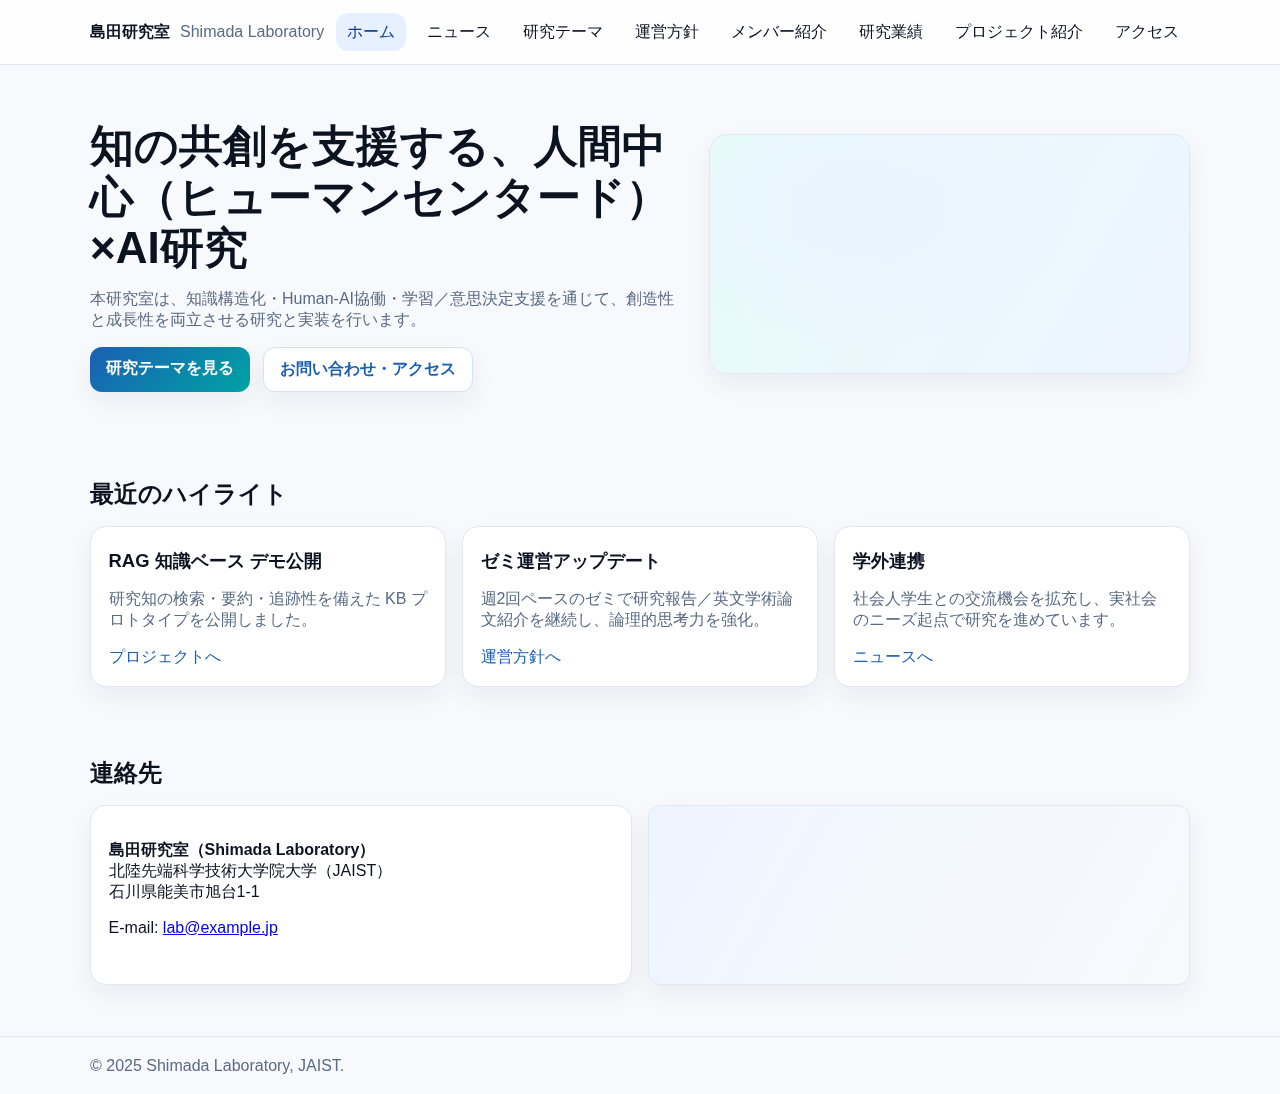
<file: index.html>
<!DOCTYPE html>
<html lang="ja" data-page="home">
<head>
  <meta charset="utf-8" />
  <meta name="viewport" content="width=device-width, initial-scale=1" />
  <title>島田研究室 — ホーム</title>
  <link rel="stylesheet" href="assets/styles.css" />
  <script defer src="assets/script.js"></script>
</head>
<body>
  <!-- Shared Header/Nav -->
  <header class="site-header">
    <div class="container nav-wrap">
      <a class="brand" href="index.html">島田研究室 <span class="brand-sub">Shimada Laboratory</span></a>
      <nav class="nav">
        <a href="index.html" class="nav-link" data-key="home">ホーム</a>
        <a href="news.html" class="nav-link" data-key="news">ニュース</a>
        <a href="research.html" class="nav-link" data-key="research">研究テーマ</a>
        <a href="policy.html" class="nav-link" data-key="policy">運営方針</a>
        <a href="members.html" class="nav-link" data-key="members">メンバー紹介</a>
        <a href="publications.html" class="nav-link" data-key="publications">研究業績</a>
        <a href="projects.html" class="nav-link" data-key="projects">プロジェクト紹介</a>
        <a href="access.html" class="nav-link" data-key="access">アクセス</a>
      </nav>
      <button class="nav-toggle" aria-label="メニュー">☰</button>
    </div>
  </header>

  <!-- Hero -->
  <section class="hero container">
    <div class="hero-inner">
      <div class="hero-text">
        <h1>知の共創を支援する、<br class="br-md"/>人間中心（ヒューマンセンタード）×AI研究</h1>
        <p class="lead">本研究室は、知識構造化・Human‑AI協働・学習／意思決定支援を通じて、創造性と成長性を両立させる研究と実装を行います。</p>
        <div class="hero-actions">
          <a class="btn" href="research.html">研究テーマを見る</a>
          <a class="btn btn-outline" href="access.html">お問い合わせ・アクセス</a>
        </div>
      </div>
      <div class="hero-visual" aria-hidden="true"></div>
    </div>
  </section>

  <!-- Home highlights -->
  <section class="section container">
    <h2 class="section-title">最近のハイライト</h2>
    <div class="grid cols-3">
      <article class="card">
        <h3 class="card-title">RAG 知識ベース デモ公開</h3>
        <p class="muted">研究知の検索・要約・追跡性を備えた KB プロトタイプを公開しました。</p>
        <a class="inline-link" href="projects.html">プロジェクトへ</a>
      </article>
      <article class="card">
        <h3 class="card-title">ゼミ運営アップデート</h3>
        <p class="muted">週2回ペースのゼミで研究報告／英文学術論文紹介を継続し、論理的思考力を強化。</p>
        <a class="inline-link" href="policy.html">運営方針へ</a>
      </article>
      <article class="card">
        <h3 class="card-title">学外連携</h3>
        <p class="muted">社会人学生との交流機会を拡充し、実社会のニーズ起点で研究を進めています。</p>
        <a class="inline-link" href="news.html">ニュースへ</a>
      </article>
    </div>
  </section>

  <!-- Contact snippet on Home -->
  <section class="section container">
    <h2 class="section-title">連絡先</h2>
    <div class="grid cols-2">
      <div class="card">
        <p><strong>島田研究室（Shimada Laboratory）</strong><br/>北陸先端科学技術大学院大学（JAIST）<br/>石川県能美市旭台1-1</p>
        <p>E-mail: <a href="mailto:lab@example.jp">lab@example.jp</a></p>
      </div>
      <div class="card map-thumb" aria-label="map"></div>
    </div>
  </section>

  <!-- Footer -->
  <footer class="site-footer">
    <div class="container">© 2025 Shimada Laboratory, JAIST.</div>
  </footer>
</body>
</html>
</file>
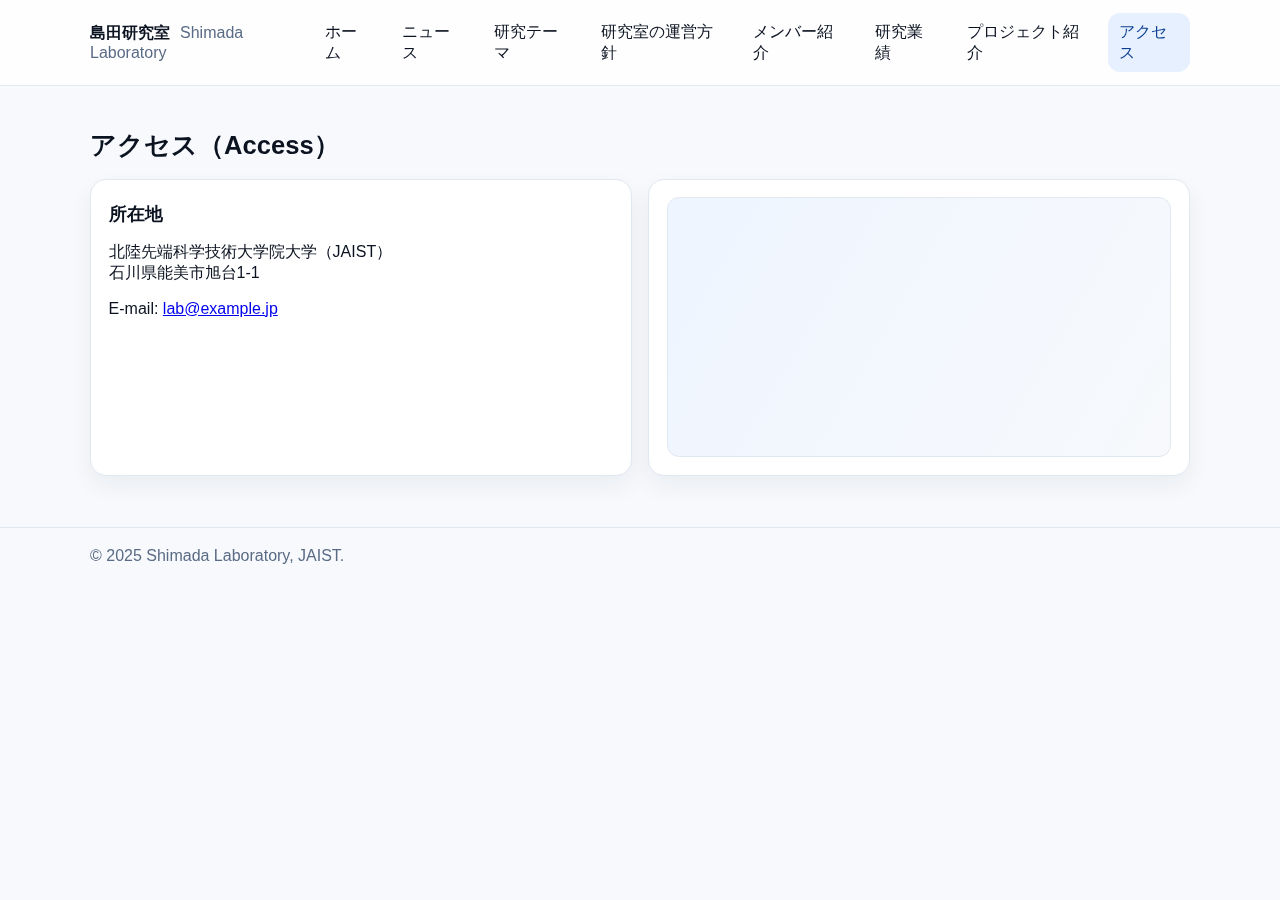
<file: access.html>
<!DOCTYPE html>
<html lang="ja" data-page="access">
<head>
  <meta charset="utf-8" />
  <meta name="viewport" content="width=device-width, initial-scale=1" />
  <title>島田研究室 — アクセス</title>
  <link rel="stylesheet" href="assets/styles.css" />
  <script defer src="assets/script.js"></script>
</head>
<body>
  <header class="site-header">
    <div class="container nav-wrap">
      <a class="brand" href="index.html">島田研究室 <span class="brand-sub">Shimada Laboratory</span></a>
      <nav class="nav">
        <a href="index.html" class="nav-link" data-key="home">ホーム</a>
        <a href="news.html" class="nav-link" data-key="news">ニュース</a>
        <a href="research.html" class="nav-link" data-key="research">研究テーマ</a>
        <a href="policy.html" class="nav-link" data-key="policy">研究室の運営方針</a>
        <a href="members.html" class="nav-link" data-key="members">メンバー紹介</a>
        <a href="publications.html" class="nav-link" data-key="publications">研究業績</a>
        <a href="projects.html" class="nav-link" data-key="projects">プロジェクト紹介</a>
        <a href="access.html" class="nav-link" data-key="access">アクセス</a>
      </nav>
      <button class="nav-toggle" aria-label="メニュー">☰</button>
    </div>
  </header>

  <main class="section container">
    <h1 class="page-title">アクセス（Access）</h1>
    <div class="grid cols-2">
      <div class="card">
        <h3 class="card-title">所在地</h3>
        <p>北陸先端科学技術大学院大学（JAIST）<br/>石川県能美市旭台1-1</p>
        <p>E-mail: <a href="mailto:lab@example.jp">lab@example.jp</a></p>
      </div>
      <div class="card">
        <!-- Replace src with real Google Map embed when deployed -->
        <div class="map-embed" aria-label="map placeholder"></div>
      </div>
    </div>
  </main>

  <footer class="site-footer">
    <div class="container">© 2025 Shimada Laboratory, JAIST.</div>
  </footer>
</body>
</html>
</file>
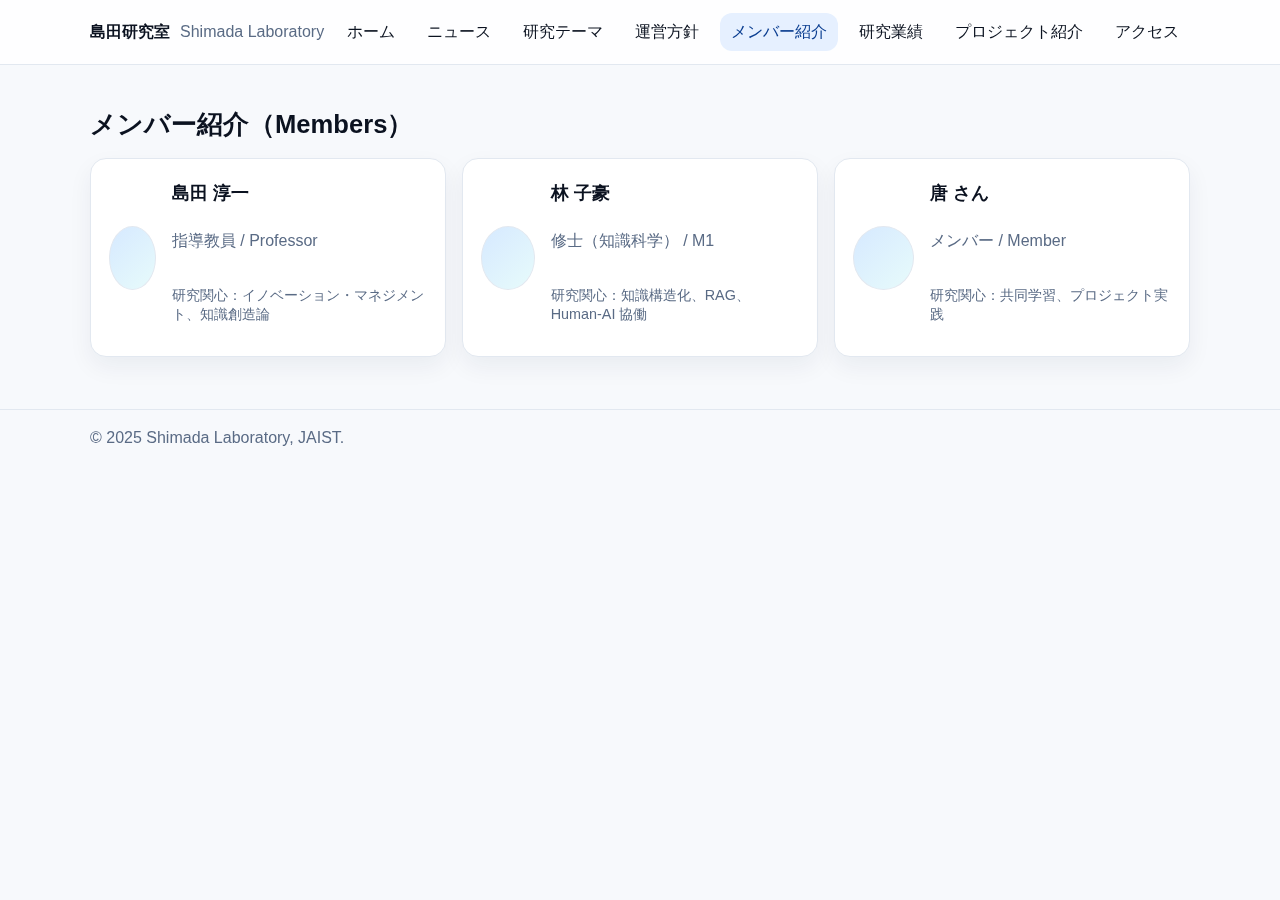
<file: members.html>
<!DOCTYPE html>
<html lang="ja" data-page="members">
<head>
  <meta charset="utf-8" />
  <meta name="viewport" content="width=device-width, initial-scale=1" />
  <title>島田研究室 — メンバー紹介</title>
  <link rel="stylesheet" href="assets/styles.css" />
  <script defer src="assets/script.js"></script>
</head>
<body>
  <header class="site-header">
    <div class="container nav-wrap">
      <a class="brand" href="index.html">島田研究室 <span class="brand-sub">Shimada Laboratory</span></a>
      <nav class="nav">
        <a href="index.html" class="nav-link" data-key="home">ホーム</a>
        <a href="news.html" class="nav-link" data-key="news">ニュース</a>
        <a href="research.html" class="nav-link" data-key="research">研究テーマ</a>
        <a href="policy.html" class="nav-link" data-key="policy">運営方針</a>
        <a href="members.html" class="nav-link" data-key="members">メンバー紹介</a>
        <a href="publications.html" class="nav-link" data-key="publications">研究業績</a>
        <a href="projects.html" class="nav-link" data-key="projects">プロジェクト紹介</a>
        <a href="access.html" class="nav-link" data-key="access">アクセス</a>
      </nav>
      <button class="nav-toggle" aria-label="メニュー">☰</button>
    </div>
  </header>

  <main class="section container">
    <h1 class="page-title">メンバー紹介（Members）</h1>
    <div class="grid cols-3">
      <article class="card member-card">
        <div class="avatar"></div>
        <div class="member-info">
          <h3 class="card-title">島田 淳一</h3>
          <p class="muted">指導教員 / Professor</p>
          <p class="muted small">研究関心：イノベーション・マネジメント、知識創造論</p>
        </div>
      </article>
      <article class="card member-card">
        <div class="avatar"></div>
        <div class="member-info">
          <h3 class="card-title">林 子豪</h3>
          <p class="muted">修士（知識科学） / M1</p>
          <p class="muted small">研究関心：知識構造化、RAG、Human‑AI 協働</p>
        </div>
      </article>
      <article class="card member-card">
        <div class="avatar"></div>
        <div class="member-info">
          <h3 class="card-title">唐 さん</h3>
          <p class="muted">メンバー / Member</p>
          <p class="muted small">研究関心：共同学習、プロジェクト実践</p>
        </div>
      </article>
    </div>
  </main>

  <footer class="site-footer">
    <div class="container">© 2025 Shimada Laboratory, JAIST.</div>
  </footer>
</body>
</html>
</file>
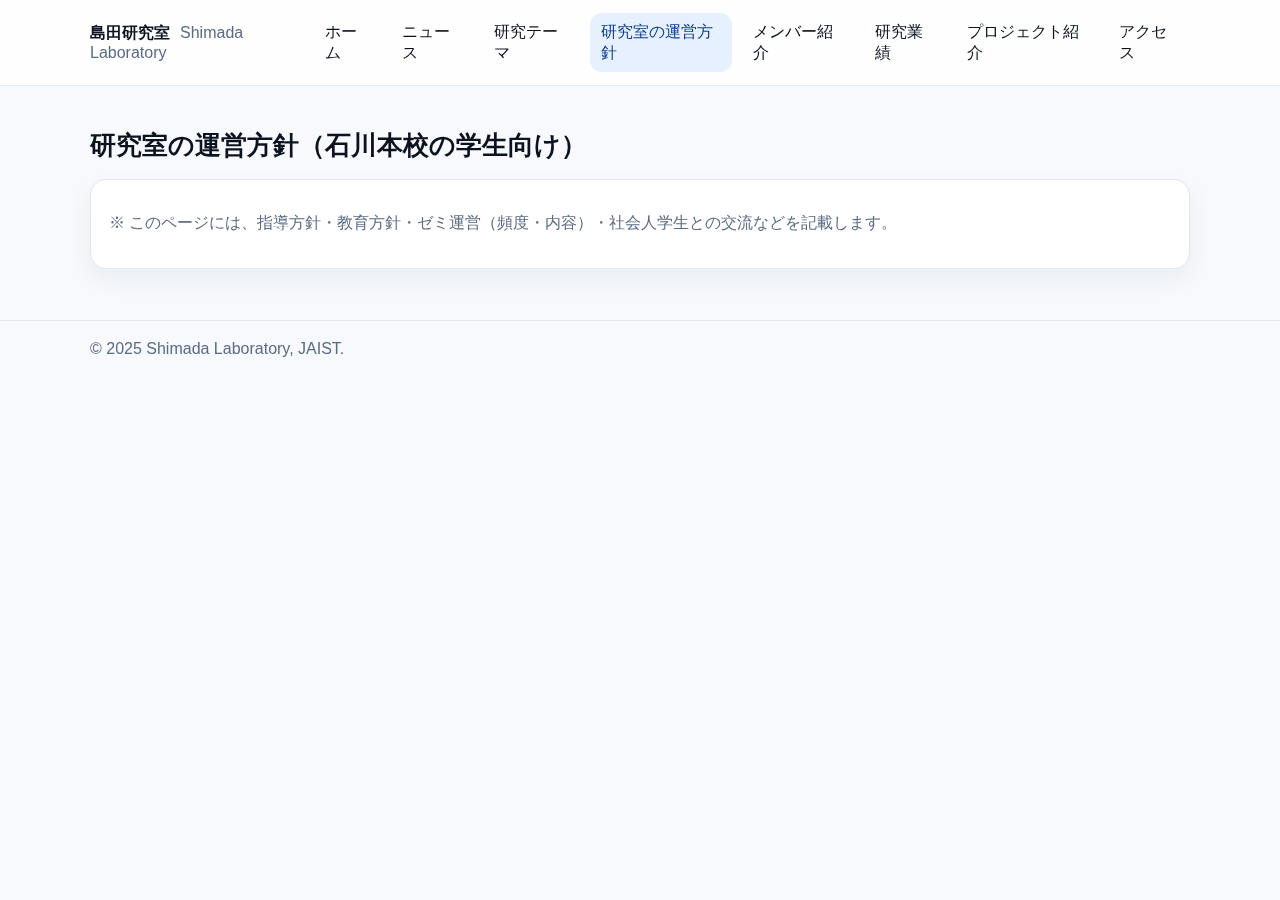
<file: policy.html>
<!DOCTYPE html>
<html lang="ja" data-page="policy">
<head>
  <meta charset="utf-8" />
  <meta name="viewport" content="width=device-width, initial-scale=1" />
  <title>島田研究室 — 研究室の運営方針</title>
  <link rel="stylesheet" href="assets/styles.css" />
  <script defer src="assets/script.js"></script>
</head>
<body>
  <header class="site-header">
    <div class="container nav-wrap">
      <a class="brand" href="index.html">島田研究室 <span class="brand-sub">Shimada Laboratory</span></a>
      <nav class="nav">
        <a href="index.html" class="nav-link" data-key="home">ホーム</a>
        <a href="news.html" class="nav-link" data-key="news">ニュース</a>
        <a href="research.html" class="nav-link" data-key="research">研究テーマ</a>
        <a href="policy.html" class="nav-link" data-key="policy">研究室の運営方針</a>
        <a href="members.html" class="nav-link" data-key="members">メンバー紹介</a>
        <a href="publications.html" class="nav-link" data-key="publications">研究業績</a>
        <a href="projects.html" class="nav-link" data-key="projects">プロジェクト紹介</a>
        <a href="access.html" class="nav-link" data-key="access">アクセス</a>
      </nav>
      <button class="nav-toggle" aria-label="メニュー">☰</button>
    </div>
  </header>

  <main class="section container">
    <h1 class="page-title">研究室の運営方針（石川本校の学生向け）</h1>
    <div class="prose card">
      <!-- あなたの本文をここに記載してください（例文は入れません） -->
      <p class="muted">※ このページには、指導方針・教育方針・ゼミ運営（頻度・内容）・社会人学生との交流などを記載します。</p>
    </div>
  </main>

  <footer class="site-footer">
    <div class="container">© 2025 Shimada Laboratory, JAIST.</div>
  </footer>
</body>
</html>
</file>
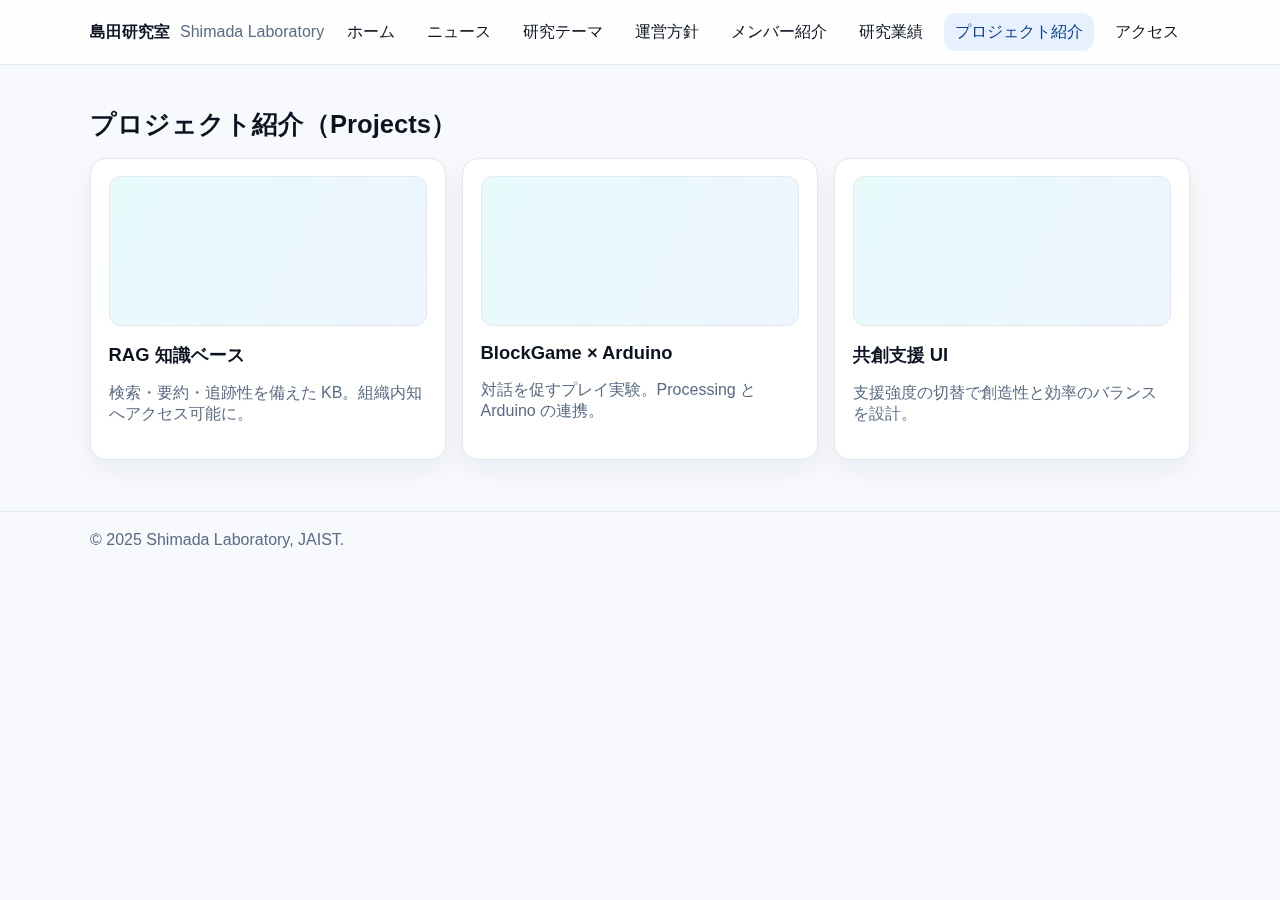
<file: projects.html>
<!DOCTYPE html>
<html lang="ja" data-page="projects">
<head>
  <meta charset="utf-8" />
  <meta name="viewport" content="width=device-width, initial-scale=1" />
  <title>島田研究室 — プロジェクト紹介</title>
  <link rel="stylesheet" href="assets/styles.css" />
  <script defer src="assets/script.js"></script>
</head>
<body>
  <header class="site-header">
    <div class="container nav-wrap">
      <a class="brand" href="index.html">島田研究室 <span class="brand-sub">Shimada Laboratory</span></a>
      <nav class="nav">
        <a href="index.html" class="nav-link" data-key="home">ホーム</a>
        <a href="news.html" class="nav-link" data-key="news">ニュース</a>
        <a href="research.html" class="nav-link" data-key="research">研究テーマ</a>
        <a href="policy.html" class="nav-link" data-key="policy">運営方針</a>
        <a href="members.html" class="nav-link" data-key="members">メンバー紹介</a>
        <a href="publications.html" class="nav-link" data-key="publications">研究業績</a>
        <a href="projects.html" class="nav-link" data-key="projects">プロジェクト紹介</a>
        <a href="access.html" class="nav-link" data-key="access">アクセス</a>
      </nav>
      <button class="nav-toggle" aria-label="メニュー">☰</button>
    </div>
  </header>

  <main class="section container">
    <h1 class="page-title">プロジェクト紹介（Projects）</h1>
    <div class="grid cols-3">
      <article class="card project-card">
        <div class="thumb-light"></div>
        <div class="pad">
          <h3 class="card-title">RAG 知識ベース</h3>
          <p class="muted">検索・要約・追跡性を備えた KB。組織内知へアクセス可能に。</p>
        </div>
      </article>
      <article class="card project-card">
        <div class="thumb-light"></div>
        <div class="pad">
          <h3 class="card-title">BlockGame × Arduino</h3>
          <p class="muted">対話を促すプレイ実験。Processing と Arduino の連携。</p>
        </div>
      </article>
      <article class="card project-card">
        <div class="thumb-light"></div>
        <div class="pad">
          <h3 class="card-title">共創支援 UI</h3>
          <p class="muted">支援強度の切替で創造性と効率のバランスを設計。</p>
        </div>
      </article>
    </div>
  </main>

  <footer class="site-footer">
    <div class="container">© 2025 Shimada Laboratory, JAIST.</div>
  </footer>
</body>
</html>
</file>
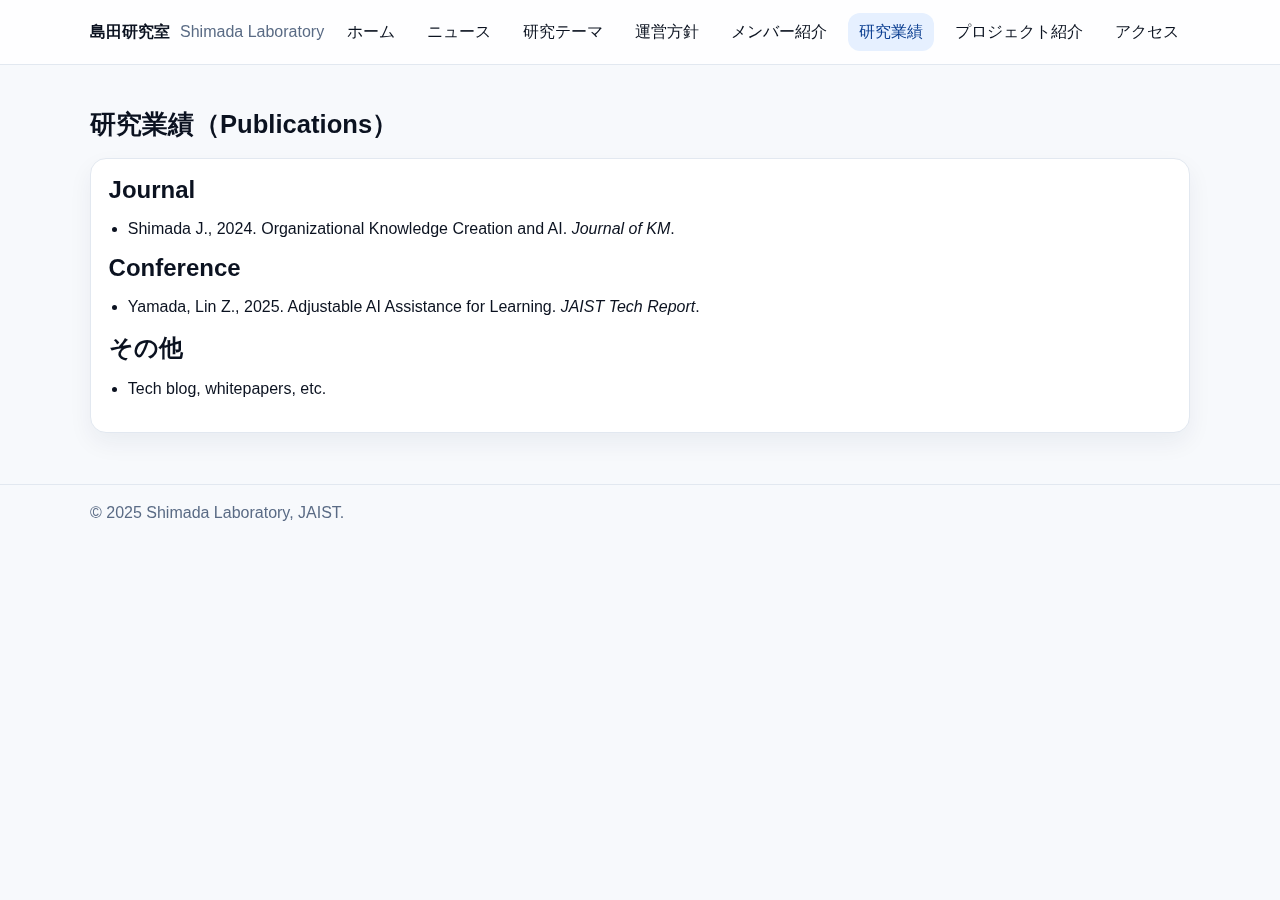
<file: publications.html>
<!DOCTYPE html>
<html lang="ja" data-page="publications">
<head>
  <meta charset="utf-8" />
  <meta name="viewport" content="width=device-width, initial-scale=1" />
  <title>島田研究室 — 研究業績</title>
  <link rel="stylesheet" href="assets/styles.css" />
  <script defer src="assets/script.js"></script>
</head>
<body>
  <header class="site-header">
    <div class="container nav-wrap">
      <a class="brand" href="index.html">島田研究室 <span class="brand-sub">Shimada Laboratory</span></a>
      <nav class="nav">
        <a href="index.html" class="nav-link" data-key="home">ホーム</a>
        <a href="news.html" class="nav-link" data-key="news">ニュース</a>
        <a href="research.html" class="nav-link" data-key="research">研究テーマ</a>
        <a href="policy.html" class="nav-link" data-key="policy">運営方針</a>
        <a href="members.html" class="nav-link" data-key="members">メンバー紹介</a>
        <a href="publications.html" class="nav-link" data-key="publications">研究業績</a>
        <a href="projects.html" class="nav-link" data-key="projects">プロジェクト紹介</a>
        <a href="access.html" class="nav-link" data-key="access">アクセス</a>
      </nav>
      <button class="nav-toggle" aria-label="メニュー">☰</button>
    </div>
  </header>

  <main class="section container">
    <h1 class="page-title">研究業績（Publications）</h1>
    <section class="prose card">
      <h2>Journal</h2>
      <ul class="pub-list">
        <li>Shimada J., 2024. Organizational Knowledge Creation and AI. <em>Journal of KM</em>.</li>
      </ul>
      <h2>Conference</h2>
      <ul class="pub-list">
        <li>Yamada, Lin Z., 2025. Adjustable AI Assistance for Learning. <em>JAIST Tech Report</em>.</li>
      </ul>
      <h2>その他</h2>
      <ul class="pub-list">
        <li>Tech blog, whitepapers, etc.</li>
      </ul>
    </section>
  </main>

  <footer class="site-footer">
    <div class="container">© 2025 Shimada Laboratory, JAIST.</div>
  </footer>
</body>
</html>
</file>
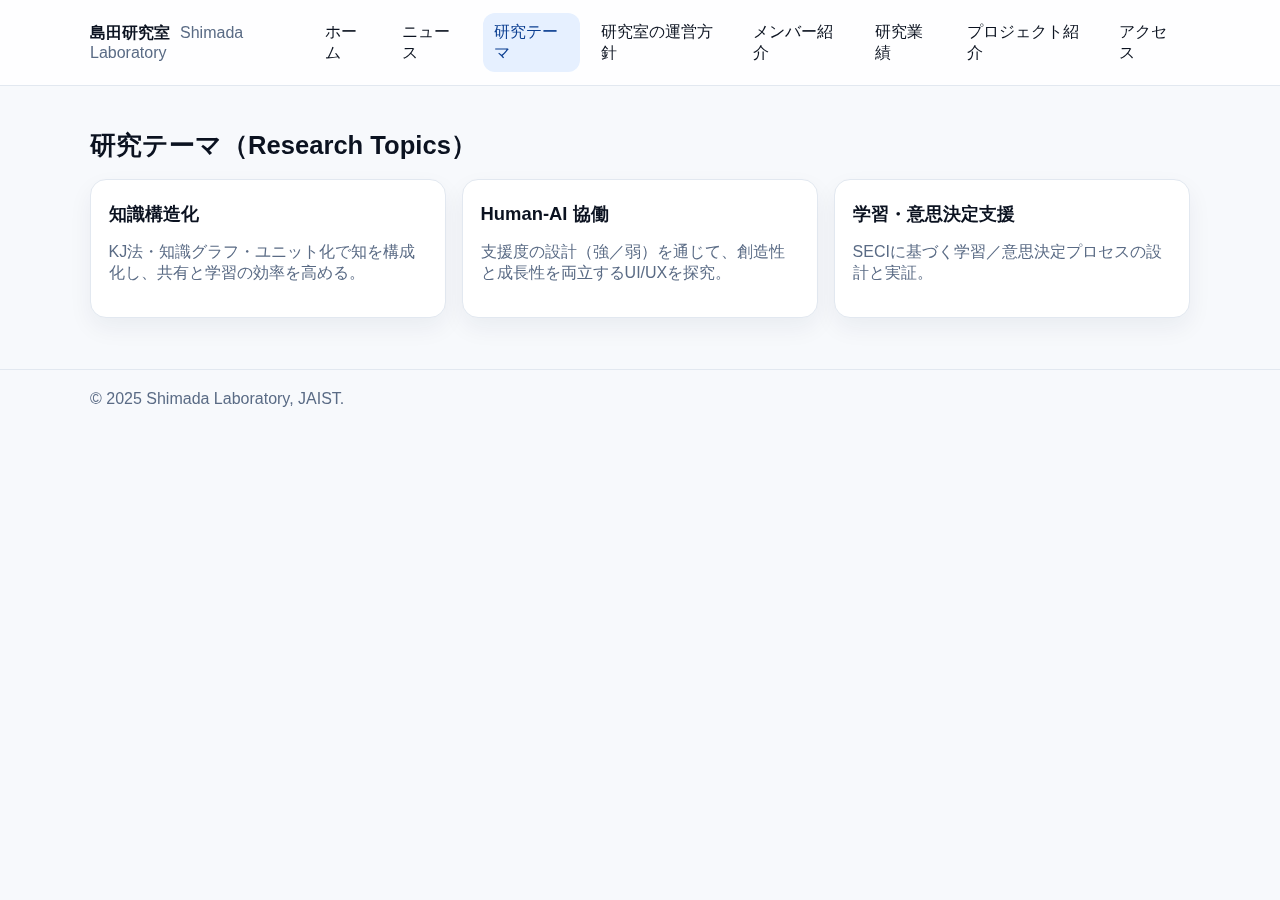
<file: research.html>
<!DOCTYPE html>
<html lang="ja" data-page="research">
<head>
  <meta charset="utf-8" />
  <meta name="viewport" content="width=device-width, initial-scale=1" />
  <title>島田研究室 — 研究テーマ</title>
  <link rel="stylesheet" href="assets/styles.css" />
  <script defer src="assets/script.js"></script>
</head>
<body>
  <header class="site-header">
    <div class="container nav-wrap">
      <a class="brand" href="index.html">島田研究室 <span class="brand-sub">Shimada Laboratory</span></a>
      <nav class="nav">
        <a href="index.html" class="nav-link" data-key="home">ホーム</a>
        <a href="news.html" class="nav-link" data-key="news">ニュース</a>
        <a href="research.html" class="nav-link" data-key="research">研究テーマ</a>
        <a href="policy.html" class="nav-link" data-key="policy">研究室の運営方針</a>
        <a href="members.html" class="nav-link" data-key="members">メンバー紹介</a>
        <a href="publications.html" class="nav-link" data-key="publications">研究業績</a>
        <a href="projects.html" class="nav-link" data-key="projects">プロジェクト紹介</a>
        <a href="access.html" class="nav-link" data-key="access">アクセス</a>
      </nav>
      <button class="nav-toggle" aria-label="メニュー">☰</button>
    </div>
  </header>

  <main class="section container">
    <h1 class="page-title">研究テーマ（Research Topics）</h1>
    <div class="grid cols-3">
      <article class="card">
        <h3 class="card-title">知識構造化</h3>
        <p class="muted">KJ法・知識グラフ・ユニット化で知を構成化し、共有と学習の効率を高める。</p>
      </article>
      <article class="card">
        <h3 class="card-title">Human‑AI 協働</h3>
        <p class="muted">支援度の設計（強／弱）を通じて、創造性と成長性を両立するUI/UXを探究。</p>
      </article>
      <article class="card">
        <h3 class="card-title">学習・意思決定支援</h3>
        <p class="muted">SECIに基づく学習／意思決定プロセスの設計と実証。</p>
      </article>
    </div>
  </main>

  <footer class="site-footer">
    <div class="container">© 2025 Shimada Laboratory, JAIST.</div>
  </footer>
</body>
</html>
</file>
<file: assets/styles.css>
:root{
  /* Light, JAIST‑like palette */
  --bg:#f7f9fc;          /* near‑white */
  --bg-soft:#ffffff;     /* cards */
  --text:#0b1220;        /* deep navy text */
  --muted:#5a6b85;       /* secondary */
  --brand:#1a5fb4;       /* JAIST‑ish blue */
  --brand-2:#00a3a3;     /* teal accent */
  --line:#e2e8f0;        /* separators */
  --shadow:0 10px 24px rgba(20,30,60,.06);
  --radius:16px;
}
*{box-sizing:border-box}
html,body{margin:0;background:var(--bg);color:var(--text);font-family:-apple-system,BlinkMacSystemFont,Segoe UI,Roboto,Inter,"Noto Sans JP",Helvetica,Arial}
img{max-width:100%;display:block}
.container{width:min(1100px,92%);margin-inline:auto}

/* Header/Nav */
.site-header{position:sticky;top:0;z-index:20;background:rgba(255,255,255,.85);backdrop-filter:saturate(140%) blur(8px);border-bottom:1px solid var(--line)}
.nav-wrap{display:flex;align-items:center;justify-content:space-between;padding:.8rem 0}
.brand{font-weight:800;text-decoration:none;color:var(--text)}
.brand-sub{font-weight:500;color:var(--muted);margin-left:.35rem}
.nav{display:flex;gap:.6rem;align-items:center}
.nav-link{padding:.55rem .7rem;border-radius:12px;color:var(--text);text-decoration:none}
.nav-link:hover{background:#eef5ff}
.nav-link.active{background:#e6f0ff;color:#0b3e91}
.nav-toggle{display:none}
@media (max-width:900px){.nav{display:none}.nav.open{display:flex;flex-direction:column;position:absolute;right:4%;top:58px;background:#fff;border:1px solid var(--line);border-radius:12px;box-shadow:var(--shadow);padding:.4rem}.nav-toggle{display:inline-flex}}

/* Hero */
.hero{padding:3.2rem 0}
.hero-inner{display:grid;grid-template-columns:1.1fr .9fr;gap:2rem;align-items:center}
.hero-text h1{font-size:clamp(28px,4.6vw,44px);line-height:1.16;margin:.2rem 0}
.lead{color:var(--muted)}
.hero-actions{margin-top:1rem;display:flex;gap:.8rem;flex-wrap:wrap}
.btn{background:linear-gradient(135deg,var(--brand),var(--brand-2));color:#fff;border:0;padding:.7rem 1rem;border-radius:12px;font-weight:700;box-shadow:var(--shadow);text-decoration:none}
.btn-outline{background:#fff;color:var(--brand);border:1px solid #cfe3ff}
.hero-visual{height:240px;border-radius:18px;background:radial-gradient(80% 100% at 30% 30%, #e9f4ff 0%, transparent 60%), linear-gradient(120deg, #e7fbfb, #eef5ff);border:1px solid var(--line);box-shadow:var(--shadow)}
.br-md{display:none}@media (max-width:900px){.hero-inner{grid-template-columns:1fr}.br-md{display:inline}}

/* Sections */
.section{padding:2.2rem 0}
.section-title{font-size:1.5rem;margin:0 0 1rem}
.grid{display:grid;gap:1rem}
.cols-3{grid-template-columns:repeat(3,1fr)}
.cols-2{grid-template-columns:repeat(2,1fr)}
@media (max-width:900px){.cols-3,.cols-2{grid-template-columns:1fr}}

.card{background:var(--bg-soft);border:1px solid var(--line);border-radius:var(--radius);padding:1.1rem;box-shadow:var(--shadow)}
.card-title{margin:.2rem 0 .4rem;font-size:1.15rem}
.muted{color:var(--muted)}
.small{font-size:.9rem}
.inline-link{color:var(--brand);text-decoration:none}
.inline-link:hover{text-decoration:underline}

/* News */
.news-list{list-style:none;padding:0;margin:0;display:grid;gap:.8rem}
.news-item{display:flex;gap:.8rem;align-items:flex-start}
.news-date{font-weight:700;color:#0b3e91}

/* Members */
.member-card{display:flex;gap:1rem;align-items:center}
.avatar{width:64px;height:64px;border-radius:50%;background:linear-gradient(135deg,#d6e9ff,#e7fbfb);border:1px solid var(--line)}
.member-info{display:flex;flex-direction:column;gap:.25rem}

/* Projects */
.project-card .thumb-light{height:150px;border-radius:12px;border:1px solid var(--line);background:linear-gradient(120deg,#e7fbfb,#eef5ff)}
.project-card .pad{padding:.8rem 0 0}

/* Map */
.map-thumb{height:180px;border-radius:12px;border:1px solid var(--line);background:linear-gradient(120deg,#eef5ff,#f7f9fc)}
.map-embed{height:260px;border-radius:12px;border:1px solid var(--line);background:linear-gradient(120deg,#eef5ff,#f7f9fc)}

/* Prose */
.prose h2{margin:0 0 .6rem}
.prose ul{padding-left:1.2rem}

/* Footer */
.site-footer{border-top:1px solid var(--line);padding:1.2rem 0;color:var(--muted);margin-top:1rem}

/* Page title */
.page-title{font-size:1.6rem;margin:.4rem 0 1rem}
</file>
